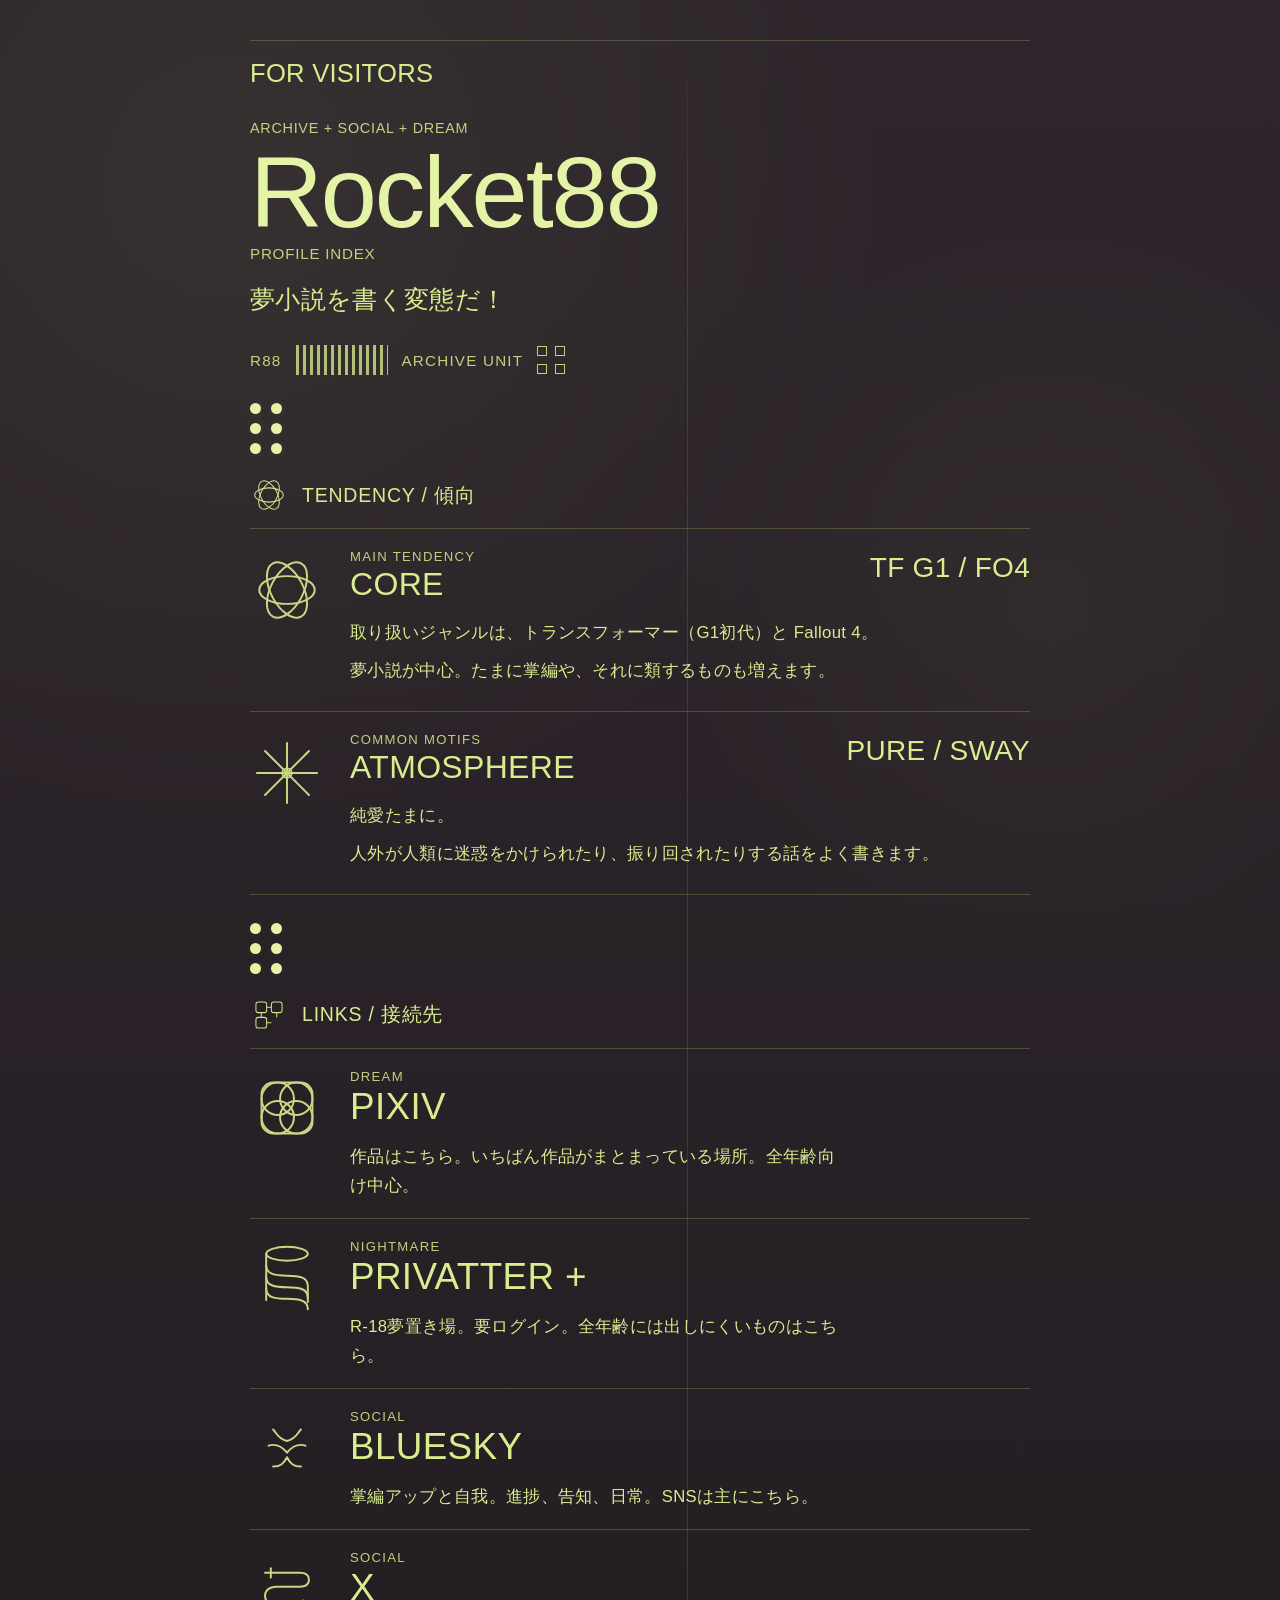
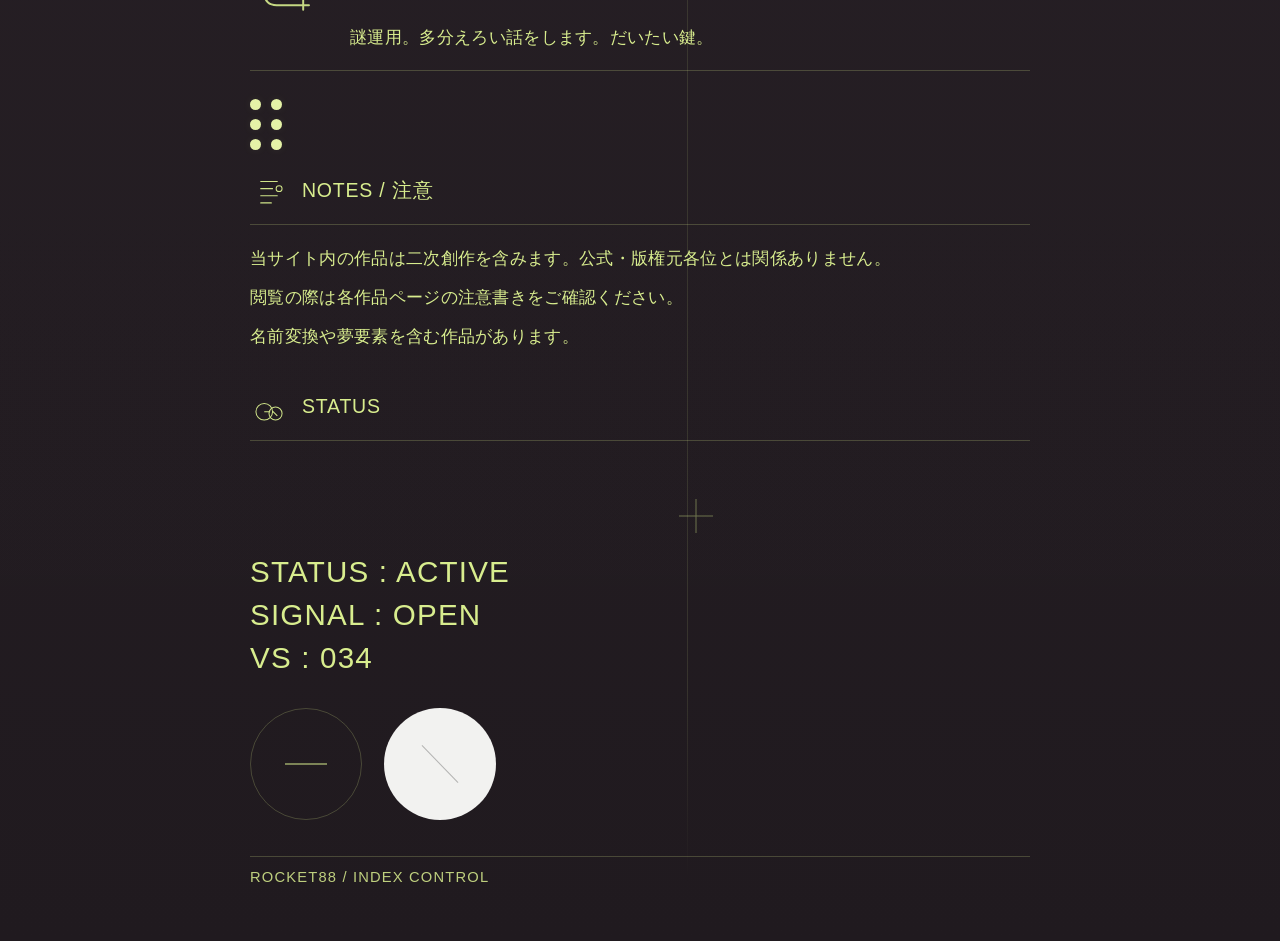
<file: index.html>
<!DOCTYPE html>
<html lang="ja">
<head>
  <meta charset="UTF-8" />
  <meta name="viewport" content="width=device-width, initial-scale=1.0" />
  <title>Rocket88 / Profile Index</title>
  <meta name="description" content="Rocket88の夢小説・リンク集プロフィールページ" />
  <link rel="stylesheet" href="rocket88_profile_index.css" />
</head>
<body>
  <div class="site-frame">
    <main class="page">
      <header class="hero">
        <div class="top-rule"></div>
        <p class="eyebrow">FOR VISITORS</p>

        <div class="hero-block">
          <p class="micro-copy">ARCHIVE + SOCIAL + DREAM</p>
          <h1 class="site-title">Rocket88</h1>
          <p class="index-copy">PROFILE INDEX</p>
          <p class="lead-copy">夢小説を書く変態だ！</p>

          <div class="hero-meta" aria-hidden="true">
            <span class="meta-code">R88</span>
            <span class="meta-barcode"></span>
            <span class="meta-unit">ARCHIVE UNIT</span>
            <span class="meta-squares">
              <i></i><i></i><i></i><i></i>
            </span>
          </div>
        </div>
      </header>

      <div class="dot-matrix" aria-hidden="true">
        <span></span><span></span>
        <span></span><span></span>
        <span></span><span></span>
      </div>

      <section class="section">
        <div class="section-head">
          <span class="section-icon" aria-hidden="true">
            <svg viewBox="0 0 64 64" class="line-icon">
              <ellipse cx="32" cy="32" rx="24" ry="12" fill="none" stroke="currentColor" stroke-width="1.7"/>
              <ellipse cx="32" cy="32" rx="14" ry="26" fill="none" stroke="currentColor" stroke-width="1.7" transform="rotate(-28 32 32)"/>
              <ellipse cx="32" cy="32" rx="14" ry="26" fill="none" stroke="currentColor" stroke-width="1.7" transform="rotate(28 32 32)"/>
            </svg>
          </span>
          <h2>TENDENCY / 傾向</h2>
        </div>
        <div class="section-rule"></div>

        <article class="info-card">
          <div class="card-icon" aria-hidden="true">
            <svg viewBox="0 0 64 64" class="line-icon">
              <ellipse cx="32" cy="32" rx="24" ry="12" fill="none" stroke="currentColor" stroke-width="1.7"/>
              <ellipse cx="32" cy="32" rx="14" ry="26" fill="none" stroke="currentColor" stroke-width="1.7" transform="rotate(-28 32 32)"/>
              <ellipse cx="32" cy="32" rx="14" ry="26" fill="none" stroke="currentColor" stroke-width="1.7" transform="rotate(28 32 32)"/>
            </svg>
          </div>

          <div class="card-body">
            <div class="card-top">
              <div>
                <p class="card-kicker">MAIN TENDENCY</p>
                <h3>CORE</h3>
              </div>
              <p class="card-tag">TF G1 / FO4</p>
            </div>

            <div class="card-copy">
              <p>取り扱いジャンルは、トランスフォーマー（G1初代）と Fallout 4。</p>
              <p>夢小説が中心。たまに掌編や、それに類するものも増えます。</p>
            </div>
          </div>
        </article>

        <article class="info-card">
          <div class="card-icon" aria-hidden="true">
            <svg viewBox="0 0 64 64" class="line-icon">
              <g fill="none" stroke="currentColor" stroke-width="1.7" stroke-linecap="round">
                <line x1="32" y1="6" x2="32" y2="58"/>
                <line x1="6" y1="32" x2="58" y2="32"/>
                <line x1="13" y1="13" x2="51" y2="51"/>
                <line x1="51" y1="13" x2="13" y2="51"/>
              </g>
              <circle cx="32" cy="32" r="4" fill="none" stroke="currentColor" stroke-width="1.7"/>
            </svg>
          </div>

          <div class="card-body">
            <div class="card-top">
              <div>
                <p class="card-kicker">COMMON MOTIFS</p>
                <h3>ATMOSPHERE</h3>
              </div>
              <p class="card-tag">PURE / SWAY</p>
            </div>

            <div class="card-copy">
              <p>純愛たまに。</p>
              <p>人外が人類に迷惑をかけられたり、振り回されたりする話をよく書きます。</p>
            </div>
          </div>
        </article>
      </section>

      <div class="dot-matrix" aria-hidden="true">
        <span></span><span></span>
        <span></span><span></span>
        <span></span><span></span>
      </div>

      <section class="section">
        <div class="section-head">
          <span class="section-icon" aria-hidden="true">
            <svg viewBox="0 0 64 64" class="line-icon">
              <g fill="none" stroke="currentColor" stroke-width="1.7">
                <rect x="10" y="10" width="18" height="18" rx="4"/>
                <rect x="36" y="10" width="18" height="18" rx="4"/>
                <rect x="10" y="36" width="18" height="18" rx="4"/>
                <path d="M28 19h8M19 28v8M45 28v8M28 45h8"/>
              </g>
            </svg>
          </span>
          <h2>LINKS / 接続先</h2>
        </div>
        <div class="section-rule"></div>

        <a class="link-card" href="https://www.pixiv.net/" target="_blank" rel="noopener noreferrer">
          <span class="link-icon" aria-hidden="true">
            <svg viewBox="0 0 64 64" class="line-icon">
              <g fill="none" stroke="currentColor" stroke-width="1.7">
                <rect x="10" y="10" width="44" height="44" rx="10"/>
                <circle cx="24" cy="24" r="14"/>
                <circle cx="40" cy="24" r="14"/>
                <circle cx="24" cy="40" r="14"/>
                <circle cx="40" cy="40" r="14"/>
              </g>
            </svg>
          </span>
          <span class="link-body">
            <span class="link-kicker">DREAM</span>
            <span class="link-title">pixiv</span>
            <span class="link-copy">作品はこちら。いちばん作品がまとまっている場所。全年齢向け中心。</span>
          </span>
        </a>

        <a class="link-card" href="https://privatter.me/" target="_blank" rel="noopener noreferrer">
          <span class="link-icon" aria-hidden="true">
            <svg viewBox="0 0 64 64" class="line-icon">
              <g fill="none" stroke="currentColor" stroke-width="1.7" stroke-linecap="round">
                <ellipse cx="32" cy="11" rx="18" ry="6"/>
                <path d="M14 11c0 0 0 6 0 10c0 8 8 9 18 9s18 1 18 9c0 4 0 14 0 14"/>
                <path d="M14 21c0 0 0 6 0 10c0 8 8 9 18 9s18 1 18 9"/>
                <path d="M14 31c0 0 0 6 0 10c0 8 8 9 18 9s18 1 18 9"/>
                <path d="M14 41c0 0 0 6 0 10"/>
              </g>
            </svg>
          </span>
          <span class="link-body">
            <span class="link-kicker">NIGHTMARE</span>
            <span class="link-title">Privatter +</span>
            <span class="link-copy">R-18夢置き場。要ログイン。全年齢には出しにくいものはこちら。</span>
          </span>
        </a>

        <a class="link-card" href="https://bsky.app/" target="_blank" rel="noopener noreferrer">
          <span class="link-icon" aria-hidden="true">
            <svg viewBox="0 0 64 64" class="line-icon">
              <g fill="none" stroke="currentColor" stroke-width="1.7" stroke-linecap="round" stroke-linejoin="round">
                <path d="M20 16c3 3 4 8 12 10c8-2 9-7 12-10"/>
                <path d="M16 30c6-2 11 0 16 6c5-6 10-8 16-6"/>
                <path d="M20 48c6 0 9-2 12-8c3 6 6 8 12 8"/>
              </g>
            </svg>
          </span>
          <span class="link-body">
            <span class="link-kicker">SOCIAL</span>
            <span class="link-title">Bluesky</span>
            <span class="link-copy">掌編アップと自我。進捗、告知、日常。SNSは主にこちら。</span>
          </span>
        </a>

        <a class="link-card x-card" href="https://x.com/" target="_blank" rel="noopener noreferrer">
          <span class="link-icon" aria-hidden="true">
            <svg viewBox="0 0 64 64" class="line-icon">
              <g fill="none" stroke="currentColor" stroke-width="1.7" stroke-linecap="round">
                <path d="M13 18h30c6 0 8 3 8 6s-2 6-8 6H23c-7 0-10 4-10 8s3 8 10 8h28"/>
                <path d="M18 14v8"/>
                <path d="M46 42v8"/>
              </g>
            </svg>
          </span>
          <span class="link-body">
            <span class="link-kicker">SOCIAL</span>
            <span class="link-title">X</span>
            <span class="link-copy">謎運用。多分えろい話をします。だいたい鍵。</span>
          </span>
        </a>
      </section>

      <div class="dot-matrix" aria-hidden="true">
        <span></span><span></span>
        <span></span><span></span>
        <span></span><span></span>
      </div>

      <section class="section">
        <div class="section-head">
          <span class="section-icon" aria-hidden="true">
            <svg viewBox="0 0 64 64" class="line-icon">
              <g fill="none" stroke="currentColor" stroke-width="1.7" stroke-linecap="round">
                <path d="M18 16h28"/>
                <path d="M18 28h20"/>
                <path d="M18 40h28"/>
                <path d="M18 52h18"/>
                <circle cx="49" cy="28" r="5"/>
              </g>
            </svg>
          </span>
          <h2>NOTES / 注意</h2>
        </div>
        <div class="section-rule"></div>

        <div class="note-copy">
          <p>当サイト内の作品は二次創作を含みます。公式・版権元各位とは関係ありません。</p>
          <p>閲覧の際は各作品ページの注意書きをご確認ください。</p>
          <p>名前変換や夢要素を含む作品があります。</p>
        </div>
      </section>

      <section class="status-panel">
        <div class="section-head">
          <span class="section-icon" aria-hidden="true">
            <svg viewBox="0 0 64 64" class="line-icon">
              <g fill="none" stroke="currentColor" stroke-width="1.7">
                <circle cx="24" cy="40" r="14"/>
                <circle cx="43" cy="43" r="11"/>
                <path d="M24 40h10"/>
                <path d="M38 39l8 8"/>
              </g>
            </svg>
          </span>
          <h2>STATUS</h2>
        </div>

        <div class="status-box">
          <div class="status-cross" aria-hidden="true"></div>
          <div class="status-copy">
            <p>STATUS : ACTIVE</p>
            <p>SIGNAL : OPEN</p>
            <p>VS : 034</p>
          </div>

          <div class="status-orbs" aria-hidden="true">
            <span class="orb ring"></span>
            <span class="orb disc"></span>
          </div>
        </div>
      </section>

      <footer class="footer">
        <div class="footer-rule"></div>
        <p>ROCKET88 / INDEX CONTROL</p>
      </footer>
    </main>
  </div>
</body>
</html>
</file>
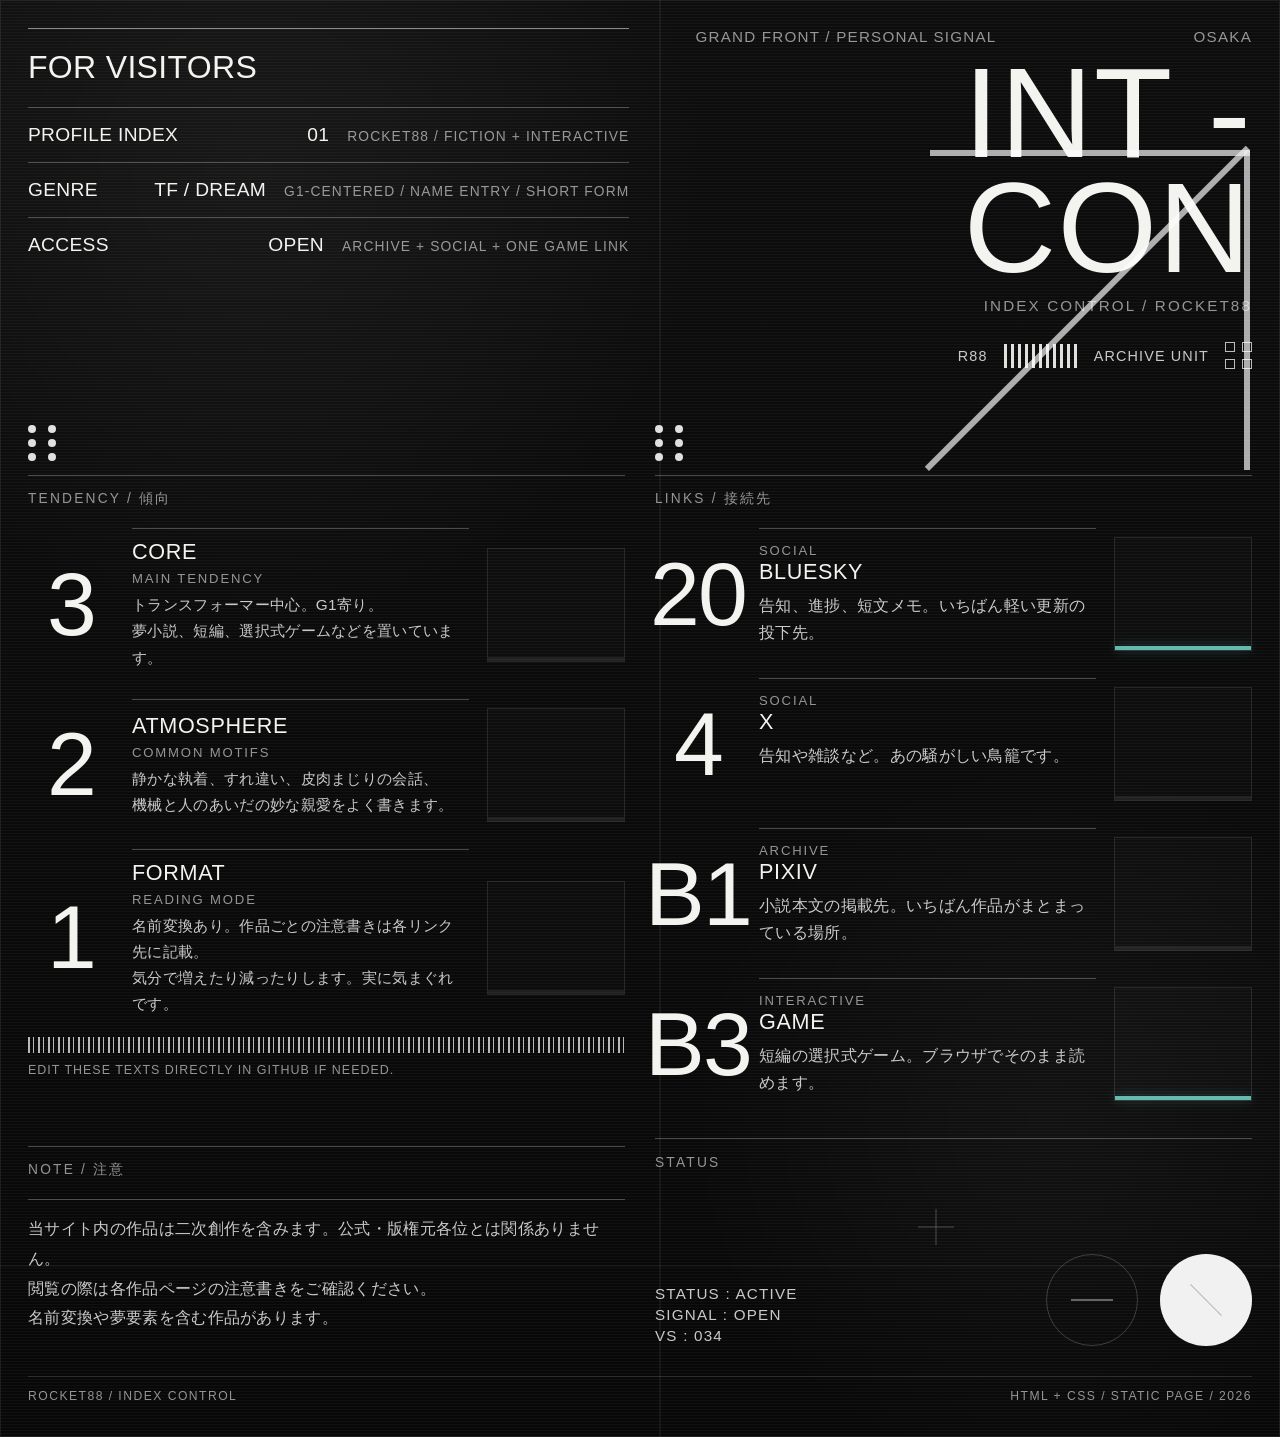
<file: index_industrial_black.html>
<!DOCTYPE html>
<html lang="ja">
<head>
  <meta charset="UTF-8" />
  <meta name="viewport" content="width=device-width, initial-scale=1.0" />
  <title>Rocket88 / INT-CON</title>
  <meta name="description" content="夢小説・短編ゲームのインデックス" />
  <style>
    :root {
      --bg: #050505;
      --panel: rgba(255,255,255,0.02);
      --line: rgba(255,255,255,0.72);
      --soft-line: rgba(255,255,255,0.26);
      --text: #f3f3f0;
      --muted: rgba(255,255,255,0.78);
      --subtle: rgba(255,255,255,0.56);
      --accent-soft: rgba(126,243,225,0.75);
    }

    * { box-sizing: border-box; }
    html, body {
      margin: 0;
      padding: 0;
      min-height: 100%;
      background: var(--bg);
      color: var(--text);
      font-family: "Helvetica Neue", Arial, "Hiragino Sans", "Yu Gothic", Meiryo, sans-serif;
      letter-spacing: 0.02em;
    }

    body {
      background-image:
        radial-gradient(circle at 20% 12%, rgba(255,255,255,0.05), transparent 28%),
        radial-gradient(circle at 82% 78%, rgba(255,255,255,0.035), transparent 24%),
        linear-gradient(to bottom, rgba(255,255,255,0.03), rgba(255,255,255,0.01)),
        repeating-linear-gradient(
          0deg,
          rgba(255,255,255,0.035) 0px,
          rgba(255,255,255,0.035) 1px,
          transparent 1px,
          transparent 3px
        );
    }

    a { color: inherit; }

    .board {
      position: relative;
      width: min(100%, 1280px);
      margin: 0 auto;
      min-height: 100vh;
      padding: 28px 28px 34px;
      overflow: hidden;
    }

    .board::before {
      content: "";
      position: absolute;
      inset: 0;
      background:
        linear-gradient(90deg, transparent 0, transparent 51.5%, rgba(255,255,255,0.05) 51.5%, rgba(255,255,255,0.05) 51.65%, transparent 51.65%),
        linear-gradient(transparent 0, transparent 88%, rgba(255,255,255,0.04) 88%, rgba(255,255,255,0.04) 88.15%, transparent 88.15%);
      pointer-events: none;
    }

    .board::after {
      content: "";
      position: absolute;
      inset: 0;
      box-shadow: inset 0 0 0 1px rgba(255,255,255,0.08);
      pointer-events: none;
    }

    .top-grid {
      display: grid;
      grid-template-columns: 1.1fr 1fr;
      gap: 30px;
      align-items: start;
      margin-bottom: 42px;
    }

    .meta-block { padding-right: 24px; }

    .rule {
      height: 1px;
      background: var(--line);
      opacity: 0.72;
      margin: 0 0 22px;
    }

    .meta-label {
      display: block;
      font-size: clamp(28px, 2.5vw, 40px);
      line-height: 1;
      font-weight: 300;
      letter-spacing: 0.01em;
      text-transform: uppercase;
      margin-bottom: 24px;
    }

    .meta-row {
      display: grid;
      grid-template-columns: 1fr auto auto;
      gap: 18px;
      align-items: baseline;
      padding: 16px 0;
      border-top: 1px solid var(--soft-line);
      font-size: clamp(19px, 1.5vw, 28px);
      text-transform: uppercase;
      font-weight: 300;
    }

    .meta-row small {
      font-size: 0.72em;
      color: var(--subtle);
      letter-spacing: 0.08em;
    }

    .hero {
      position: relative;
      min-height: 320px;
      padding-left: 12px;
    }

    .hero-topline {
      display: flex;
      justify-content: space-between;
      align-items: end;
      gap: 16px;
      color: var(--subtle);
      font-size: 0.95rem;
      text-transform: uppercase;
      letter-spacing: 0.08em;
      margin-bottom: 10px;
    }

    .hero-title {
      margin: 0;
      font-size: clamp(70px, 10vw, 170px);
      line-height: 0.9;
      font-weight: 200;
      letter-spacing: 0.01em;
      text-transform: uppercase;
      text-align: right;
    }

    .hero-sub {
      margin-top: 12px;
      text-align: right;
      font-size: 0.95rem;
      color: var(--subtle);
      text-transform: uppercase;
      letter-spacing: 0.14em;
    }

    .hero-arrow {
      position: absolute;
      right: 2px;
      top: 122px;
      width: min(33vw, 320px);
      height: min(33vw, 320px);
      opacity: 0.92;
      pointer-events: none;
    }

    .hero-arrow::before,
    .hero-arrow::after {
      content: "";
      position: absolute;
      background: var(--line);
    }

    .hero-arrow::before {
      right: 0;
      top: 0;
      width: 100%;
      height: 6px;
    }

    .hero-arrow::after {
      right: 0;
      top: 0;
      width: 6px;
      height: 100%;
    }

    .hero-arrow .diag {
      position: absolute;
      right: 0;
      top: 0;
      width: 6px;
      height: 142%;
      transform-origin: top right;
      transform: rotate(45deg);
      background: var(--line);
    }

    .hero-marks {
      display: flex;
      justify-content: flex-end;
      gap: 16px;
      align-items: center;
      margin-top: 28px;
      color: var(--muted);
      font-size: 0.9rem;
      letter-spacing: 0.08em;
      text-transform: uppercase;
    }

    .hero-marks .bars {
      width: 74px;
      height: 24px;
      background: repeating-linear-gradient(to right, var(--text) 0 3px, transparent 3px 7px);
      opacity: 0.92;
    }

    .hero-marks .dotbox {
      display: grid;
      grid-template-columns: repeat(2, 10px);
      gap: 7px;
    }

    .hero-marks .dotbox span {
      display: block;
      width: 10px;
      height: 10px;
      border: 1px solid var(--line);
    }

    .mid-grid {
      display: grid;
      grid-template-columns: 1fr 1fr;
      gap: 30px;
      align-items: start;
    }

    .panel { position: relative; padding-top: 8px; }
    .panel .panel-rule {
      height: 1px;
      background: var(--soft-line);
      margin-bottom: 14px;
    }

    .braille {
      display: inline-grid;
      grid-template-columns: repeat(2, 8px);
      grid-auto-rows: 8px;
      gap: 6px 12px;
      margin-bottom: 14px;
      opacity: 0.92;
    }

    .braille span {
      width: 8px;
      height: 8px;
      border-radius: 50%;
      background: var(--text);
      display: block;
    }

    .section-caption {
      font-size: 0.86rem;
      color: var(--subtle);
      text-transform: uppercase;
      letter-spacing: 0.16em;
      margin-bottom: 20px;
    }

    .tendency-list,
    .link-list {
      display: grid;
      gap: 18px;
    }

    .t-item,
    .link-item {
      display: grid;
      grid-template-columns: 86px 1fr 138px;
      align-items: stretch;
      gap: 18px;
      min-height: 132px;
    }

    .id-box {
      display: flex;
      align-items: center;
      justify-content: center;
      font-size: clamp(68px, 7vw, 112px);
      line-height: 1;
      font-weight: 200;
      letter-spacing: -0.02em;
      text-transform: uppercase;
    }

    .copy {
      display: flex;
      flex-direction: column;
      justify-content: center;
      padding: 10px 0;
      border-top: 1px solid var(--soft-line);
    }

    .copy .jp {
      font-size: 0.96rem;
      color: var(--muted);
      margin-top: 6px;
      line-height: 1.7;
    }

    .copy strong,
    .link-copy strong {
      display: block;
      font-size: 1.35rem;
      font-weight: 400;
      text-transform: uppercase;
      letter-spacing: 0.03em;
      margin-bottom: 6px;
    }

    .copy small,
    .link-copy small {
      font-size: 0.82rem;
      color: var(--subtle);
      text-transform: uppercase;
      letter-spacing: 0.14em;
    }

    .ghost-box {
      position: relative;
      border: 1px solid rgba(255,255,255,0.1);
      min-height: 114px;
      align-self: center;
      background: rgba(255,255,255,0.01);
    }

    .ghost-box::before {
      content: "";
      position: absolute;
      left: 0;
      right: 0;
      bottom: 0;
      height: 4px;
      background: rgba(255,255,255,0.08);
    }

    .ghost-box.accent::before {
      background: linear-gradient(to right, var(--accent-soft), var(--accent-soft));
      box-shadow: 0 0 12px rgba(126,243,225,0.3);
    }

    .link-item a { text-decoration: none; display: contents; }

    .link-copy {
      position: relative;
      border-top: 1px solid var(--soft-line);
      padding: 12px 0;
      transition: transform 0.16s ease;
    }

    .link-copy p {
      margin: 8px 0 0;
      color: var(--muted);
      line-height: 1.7;
      font-size: 0.98rem;
    }

    .link-anchor:hover .link-copy,
    .link-anchor:focus-visible .link-copy { transform: translateX(6px); }
    .link-anchor:focus-visible { outline: none; }

    .link-anchor:hover .ghost-box,
    .link-anchor:focus-visible .ghost-box {
      border-color: rgba(255,255,255,0.25);
      box-shadow: inset 0 0 0 1px rgba(255,255,255,0.08);
    }

    .note-panel {
      margin-top: 28px;
      display: grid;
      grid-template-columns: 1fr 1fr;
      gap: 30px;
    }

    .note-copy {
      border-top: 1px solid var(--soft-line);
      padding-top: 14px;
      color: var(--muted);
      line-height: 1.85;
    }

    .status-panel {
      position: relative;
      border-top: 1px solid var(--soft-line);
      padding-top: 16px;
      min-height: 180px;
    }

    .status-grid {
      display: grid;
      grid-template-columns: 1fr auto;
      gap: 16px;
      align-items: end;
      margin-top: 84px;
    }

    .status-text {
      text-transform: uppercase;
      line-height: 1.4;
      letter-spacing: 0.08em;
      color: var(--muted);
      font-size: 0.95rem;
    }

    .status-icons {
      display: flex;
      align-items: center;
      gap: 22px;
    }

    .status-icons .ring,
    .status-icons .disc {
      width: 92px;
      height: 92px;
      border-radius: 50%;
      position: relative;
    }

    .status-icons .ring { border: 1px solid rgba(255,255,255,0.2); }

    .status-icons .ring::before {
      content: "";
      position: absolute;
      left: 50%;
      top: 50%;
      width: 42px;
      height: 1px;
      background: var(--line);
      transform: translate(-50%, -50%);
    }

    .status-icons .disc { background: rgba(255,255,255,0.94); }

    .status-icons .disc::before {
      content: "";
      position: absolute;
      left: 50%;
      top: 50%;
      width: 44px;
      height: 1px;
      background: rgba(0,0,0,0.24);
      transform: translate(-50%, -50%) rotate(45deg);
    }

    .micro-cross {
      position: absolute;
      left: 44%;
      top: 70px;
      width: 36px;
      height: 36px;
      opacity: 0.36;
    }

    .micro-cross::before,
    .micro-cross::after {
      content: "";
      position: absolute;
      background: var(--line);
    }

    .micro-cross::before {
      left: 50%;
      top: 0;
      width: 1px;
      height: 100%;
      transform: translateX(-50%);
    }

    .micro-cross::after {
      left: 0;
      top: 50%;
      width: 100%;
      height: 1px;
      transform: translateY(-50%);
    }

    .footer-line {
      margin-top: 30px;
      height: 1px;
      background: rgba(255,255,255,0.12);
    }

    .footer-meta {
      display: flex;
      justify-content: space-between;
      gap: 12px;
      padding-top: 12px;
      text-transform: uppercase;
      color: var(--subtle);
      font-size: 0.76rem;
      letter-spacing: 0.12em;
    }

    .barcode {
      width: 100%;
      height: 16px;
      margin-top: 10px;
      background: repeating-linear-gradient(to right, var(--text) 0 2px, transparent 2px 5px, var(--text) 5px 6px, transparent 6px 10px);
      opacity: 0.75;
    }

    .edit-note {
      font-size: 0.78rem;
      color: var(--subtle);
      margin-top: 10px;
      letter-spacing: 0.08em;
      text-transform: uppercase;
    }

    @media (max-width: 980px) {
      .top-grid, .mid-grid, .note-panel { grid-template-columns: 1fr; }
      .hero { min-height: 260px; padding-right: 0; }
      .hero-title, .hero-sub { text-align: left; }
      .hero-marks { justify-content: flex-start; }
      .hero-arrow { position: relative; top: auto; right: auto; margin-top: 22px; width: 220px; height: 220px; }
      .micro-cross { left: auto; right: 160px; top: 38px; }
    }

    @media (max-width: 720px) {
      .board { padding: 18px 16px 24px; }
      .meta-row { grid-template-columns: 1fr auto; gap: 8px 12px; }
      .meta-row small { grid-column: 1 / -1; }
      .t-item, .link-item { grid-template-columns: 72px 1fr; gap: 14px; }
      .ghost-box { grid-column: 2; min-height: 54px; }
      .id-box { align-self: start; justify-content: flex-start; font-size: clamp(54px, 14vw, 88px); }
      .status-grid, .footer-meta { grid-template-columns: 1fr; display: grid; }
      .status-icons { justify-content: flex-start; }
    }
  </style>
</head>
<body>
  <main class="board">
    <section class="top-grid">
      <div class="meta-block">
        <div class="rule"></div>
        <span class="meta-label">For Visitors</span>

        <div class="meta-row">
          <span>Profile Index</span>
          <span>01</span>
          <small>Rocket88 / Fiction + Interactive</small>
        </div>

        <div class="meta-row">
          <span>Genre</span>
          <span>TF / Dream</span>
          <small>G1-centered / name entry / short form</small>
        </div>

        <div class="meta-row">
          <span>Access</span>
          <span>Open</span>
          <small>Archive + social + one game link</small>
        </div>
      </div>

      <div class="hero">
        <div class="hero-topline">
          <span>Grand Front / Personal Signal</span>
          <span>OSAKA</span>
        </div>

        <h1 class="hero-title">INT - CON</h1>
        <div class="hero-sub">Index Control / Rocket88</div>

        <div class="hero-marks">
          <span>R88</span>
          <span class="bars" aria-hidden="true"></span>
          <span>Archive Unit</span>
          <div class="dotbox" aria-hidden="true">
            <span></span><span></span><span></span><span></span>
          </div>
        </div>

        <div class="hero-arrow" aria-hidden="true"><span class="diag"></span></div>
      </div>
    </section>

    <section class="mid-grid">
      <div class="panel">
        <div class="braille" aria-hidden="true">
          <span></span><span></span><span></span><span></span><span></span><span></span>
        </div>
        <div class="panel-rule"></div>
        <div class="section-caption">Tendency / 傾向</div>

        <div class="tendency-list">
          <article class="t-item">
            <div class="id-box">3</div>
            <div class="copy">
              <strong>Core</strong>
              <small>Main tendency</small>
              <div class="jp">
                トランスフォーマー中心。G1寄り。<br>
                夢小説、短編、選択式ゲームなどを置いています。
              </div>
            </div>
            <div class="ghost-box" aria-hidden="true"></div>
          </article>

          <article class="t-item">
            <div class="id-box">2</div>
            <div class="copy">
              <strong>Atmosphere</strong>
              <small>Common motifs</small>
              <div class="jp">
                静かな執着、すれ違い、皮肉まじりの会話、<br>
                機械と人のあいだの妙な親愛をよく書きます。
              </div>
            </div>
            <div class="ghost-box" aria-hidden="true"></div>
          </article>

          <article class="t-item">
            <div class="id-box">1</div>
            <div class="copy">
              <strong>Format</strong>
              <small>Reading mode</small>
              <div class="jp">
                名前変換あり。作品ごとの注意書きは各リンク先に記載。<br>
                気分で増えたり減ったりします。実に気まぐれです。
              </div>
            </div>
            <div class="ghost-box" aria-hidden="true"></div>
          </article>
        </div>

        <div class="barcode" aria-hidden="true"></div>
        <div class="edit-note">Edit these texts directly in GitHub if needed.</div>
      </div>

      <div class="panel">
        <div class="braille" aria-hidden="true">
          <span></span><span></span><span></span><span></span><span></span><span></span>
        </div>
        <div class="panel-rule"></div>
        <div class="section-caption">Links / 接続先</div>

        <div class="link-list">
          <article class="link-item">
            <a class="link-anchor" href="https://bsky.app/" target="_blank" rel="noopener noreferrer">
              <div class="id-box">20</div>
              <div class="link-copy">
                <small>Social</small>
                <strong>Bluesky</strong>
                <p>告知、進捗、短文メモ。いちばん軽い更新の投下先。</p>
              </div>
              <div class="ghost-box accent" aria-hidden="true"></div>
            </a>
          </article>

          <article class="link-item">
            <a class="link-anchor" href="https://x.com/" target="_blank" rel="noopener noreferrer">
              <div class="id-box">4</div>
              <div class="link-copy">
                <small>Social</small>
                <strong>X</strong>
                <p>告知や雑談など。あの騒がしい鳥籠です。</p>
              </div>
              <div class="ghost-box" aria-hidden="true"></div>
            </a>
          </article>

          <article class="link-item">
            <a class="link-anchor" href="https://www.pixiv.net/" target="_blank" rel="noopener noreferrer">
              <div class="id-box">B1</div>
              <div class="link-copy">
                <small>Archive</small>
                <strong>pixiv</strong>
                <p>小説本文の掲載先。いちばん作品がまとまっている場所。</p>
              </div>
              <div class="ghost-box" aria-hidden="true"></div>
            </a>
          </article>

          <article class="link-item">
            <a class="link-anchor" href="https://example.com/" target="_blank" rel="noopener noreferrer">
              <div class="id-box">B3</div>
              <div class="link-copy">
                <small>Interactive</small>
                <strong>Game</strong>
                <p>短編の選択式ゲーム。ブラウザでそのまま読めます。</p>
              </div>
              <div class="ghost-box accent" aria-hidden="true"></div>
            </a>
          </article>
        </div>
      </div>
    </section>

    <section class="note-panel">
      <div class="panel">
        <div class="panel-rule"></div>
        <div class="section-caption">Note / 注意</div>
        <div class="note-copy">
          当サイト内の作品は二次創作を含みます。公式・版権元各位とは関係ありません。<br>
          閲覧の際は各作品ページの注意書きをご確認ください。<br>
          名前変換や夢要素を含む作品があります。
        </div>
      </div>

      <div class="status-panel">
        <div class="micro-cross" aria-hidden="true"></div>
        <div class="section-caption">Status</div>
        <div class="status-grid">
          <div class="status-text">
            Status : Active<br>
            Signal : Open<br>
            VS : 034
          </div>
          <div class="status-icons" aria-hidden="true">
            <div class="ring"></div>
            <div class="disc"></div>
          </div>
        </div>
      </div>
    </section>

    <div class="footer-line"></div>
    <div class="footer-meta">
      <span>Rocket88 / Index Control</span>
      <span>HTML + CSS / Static Page / 2026</span>
    </div>
  </main>
</body>
</html>
</file>
<file: rocket88_profile_index.css>
:root{
  --bg:#2a2228;
  --bg-deep:#201a1f;
  --text:#d8ed8e;
  --text-strong:#e5f3a7;
  --muted:rgba(216,237,142,0.86);
  --soft:rgba(216,237,142,0.22);
  --soft-2:rgba(216,237,142,0.12);
  --panel:rgba(216,237,142,0.035);
}

*{box-sizing:border-box}

html,body{
  margin:0;
  padding:0;
  min-height:100%;
}

body{
  color:var(--text);
  background:
    linear-gradient(to bottom, rgba(255,255,255,0.015), rgba(255,255,255,0)),
    radial-gradient(circle at 18% 8%, rgba(216,237,142,0.06), transparent 26%),
    radial-gradient(circle at 82% 24%, rgba(216,237,142,0.04), transparent 18%),
    linear-gradient(180deg, var(--bg), var(--bg-deep));
  font-family:
    "Avenir Next Condensed",
    "Helvetica Neue",
    Arial,
    "Hiragino Sans",
    "Yu Gothic",
    Meiryo,
    sans-serif;
  letter-spacing:0.02em;
  position:relative;
}

body::before{
  content:"";
  position:fixed;
  inset:0;
  pointer-events:none;
  background:
    repeating-linear-gradient(
      to bottom,
      rgba(255,255,255,0.03) 0,
      rgba(255,255,255,0.03) 1px,
      transparent 1px,
      transparent 4px
    );
  opacity:0.28;
}

.site-frame{
  padding:22px 18px 40px;
}

.page{
  width:min(100%, 780px);
  margin:0 auto;
  position:relative;
}

.page::before{
  content:"";
  position:absolute;
  top:0;
  bottom:0;
  left:56%;
  width:1px;
  background:linear-gradient(to bottom, transparent, var(--soft-2) 8%, var(--soft-2) 92%, transparent);
  pointer-events:none;
}

.top-rule,
.section-rule,
.footer-rule{
  height:1px;
  background:var(--soft);
}

.hero{
  padding-top:10px;
}

.eyebrow{
  margin:18px 0 18px;
  font-size:clamp(1.35rem, 2vw, 1.85rem);
  font-weight:300;
  letter-spacing:0.01em;
}

.hero-block{
  padding:14px 0 10px;
}

.micro-copy,
.index-copy{
  margin:0;
  text-transform:uppercase;
  letter-spacing:0.05em;
  color:var(--muted);
}

.micro-copy{
  font-size:0.9rem;
}

.site-title{
  margin:10px 0 6px;
  font-size:clamp(3.6rem, 16vw, 6.3rem);
  line-height:0.92;
  font-weight:300;
  letter-spacing:-0.02em;
  color:var(--text-strong);
}

.index-copy{
  font-size:0.95rem;
}

.lead-copy{
  margin:18px 0 0;
  font-size:clamp(1.1rem, 3.9vw, 1.55rem);
  line-height:1.6;
}

.hero-meta{
  margin-top:26px;
  display:flex;
  flex-wrap:wrap;
  align-items:center;
  gap:14px;
  color:var(--muted);
  font-size:0.95rem;
  letter-spacing:0.08em;
  text-transform:uppercase;
}

.meta-code{
  font-size:0.95rem;
}

.meta-barcode{
  display:inline-block;
  width:92px;
  height:30px;
  background:
    repeating-linear-gradient(
      to right,
      currentColor 0 3px,
      transparent 3px 7px
    );
  opacity:0.9;
}

.meta-squares{
  display:grid;
  grid-template-columns:repeat(2, 10px);
  gap:8px;
}

.meta-squares i{
  width:10px;
  height:10px;
  border:1px solid currentColor;
  display:block;
}

.dot-matrix{
  display:grid;
  grid-template-columns:repeat(2, 11px);
  grid-auto-rows:11px;
  gap:9px 10px;
  width:max-content;
  margin:18px 0 10px;
}

.dot-matrix span{
  width:11px;
  height:11px;
  border-radius:50%;
  background:var(--text-strong);
  box-shadow:0 0 10px rgba(216,237,142,0.08);
}

.section{
  padding:12px 0 10px;
}

.section-head{
  display:flex;
  align-items:center;
  gap:14px;
  margin-bottom:14px;
}

.section-head h2{
  margin:0;
  font-size:clamp(1rem, 2.8vw, 1.22rem);
  letter-spacing:0.04em;
  font-weight:400;
}

.section-icon{
  width:38px;
  height:38px;
  flex:0 0 38px;
  color:var(--text);
  opacity:0.96;
}

.line-icon{
  width:100%;
  height:100%;
  display:block;
}

.info-card{
  display:grid;
  grid-template-columns:84px 1fr;
  gap:16px;
  padding:20px 0 18px;
  border-bottom:1px solid var(--soft);
}

.card-icon{
  width:74px;
  height:74px;
  color:var(--text);
  opacity:0.9;
  margin-top:4px;
}

.card-top{
  display:grid;
  gap:12px;
  align-items:start;
}

.card-kicker{
  margin:0 0 4px;
  font-size:0.82rem;
  letter-spacing:0.1em;
  color:var(--muted);
}

.card-top h3{
  margin:0;
  font-size:clamp(1.4rem, 5vw, 2rem);
  line-height:1;
  font-weight:400;
  letter-spacing:0.01em;
}

.card-tag{
  margin:4px 0 0;
  font-size:clamp(1.15rem, 4.2vw, 1.75rem);
  line-height:1.1;
  font-weight:400;
  letter-spacing:0.01em;
}

.card-copy{
  margin-top:18px;
  font-size:1.05rem;
  line-height:1.75;
}

.card-copy p{
  margin:0 0 8px;
}

.link-card{
  display:grid;
  grid-template-columns:84px 1fr;
  gap:16px;
  align-items:start;
  text-decoration:none;
  color:inherit;
  padding:20px 0 18px;
  border-bottom:1px solid var(--soft);
  transition:transform 0.18s ease, color 0.18s ease;
}

.link-card:hover,
.link-card:focus-visible{
  transform:translateX(4px);
  color:var(--text-strong);
  outline:none;
}

.link-icon{
  width:74px;
  height:74px;
  color:var(--text);
  opacity:0.9;
  margin-top:2px;
}

.link-body{
  display:block;
}

.link-kicker{
  display:block;
  font-size:0.82rem;
  letter-spacing:0.1em;
  color:var(--muted);
  text-transform:uppercase;
  margin-bottom:5px;
}

.link-title{
  display:block;
  font-size:clamp(1.65rem, 5.8vw, 2.3rem);
  line-height:1;
  font-weight:400;
  text-transform:uppercase;
  letter-spacing:0.01em;
}

.link-copy{
  display:block;
  margin-top:16px;
  font-size:1.04rem;
  line-height:1.75;
  max-width:30em;
}

.note-copy{
  padding:18px 0 0;
  font-size:1.05rem;
  line-height:1.85;
}

.note-copy p{
  margin:0 0 8px;
}

.status-panel{
  padding:18px 0 0;
}

.status-box{
  position:relative;
  min-height:280px;
  padding:24px 0 14px;
  border-top:1px solid var(--soft);
}

.status-cross{
  position:absolute;
  left:55%;
  top:58px;
  width:34px;
  height:34px;
  opacity:0.42;
}

.status-cross::before,
.status-cross::after{
  content:"";
  position:absolute;
  background:var(--text);
}

.status-cross::before{
  left:50%;
  top:0;
  width:1px;
  height:100%;
  transform:translateX(-50%);
}

.status-cross::after{
  top:50%;
  left:0;
  width:100%;
  height:1px;
  transform:translateY(-50%);
}

.status-copy{
  position:relative;
  z-index:1;
  margin-top:86px;
  font-size:clamp(1.2rem, 4vw, 1.85rem);
  line-height:1.45;
  letter-spacing:0.04em;
}

.status-copy p{
  margin:0;
}

.status-orbs{
  display:flex;
  gap:22px;
  align-items:center;
  margin-top:28px;
}

.orb{
  display:block;
  width:112px;
  height:112px;
  border-radius:50%;
  position:relative;
}

.orb.ring{
  border:1px solid var(--soft);
  background:transparent;
}

.orb.ring::before{
  content:"";
  position:absolute;
  left:50%;
  top:50%;
  width:42px;
  height:1px;
  background:var(--text);
  transform:translate(-50%, -50%);
}

.orb.disc{
  background:#f2f2f0;
}

.orb.disc::before{
  content:"";
  position:absolute;
  left:50%;
  top:50%;
  width:52px;
  height:1px;
  background:rgba(0,0,0,0.26);
  transform:translate(-50%, -50%) rotate(46deg);
}

.footer{
  padding-top:12px;
  margin-top:10px;
}

.footer p{
  margin:12px 0 0;
  font-size:0.92rem;
  letter-spacing:0.08em;
  text-transform:uppercase;
  color:var(--muted);
}

@media (min-width:640px){
  .site-frame{
    padding:28px 28px 48px;
  }

  .hero-block{
    padding-right:22px;
  }

  .card-top{
    grid-template-columns:1fr auto;
  }
}

@media (min-width:900px){
  .site-frame{
    padding:30px 32px 56px;
  }
}
</file>
